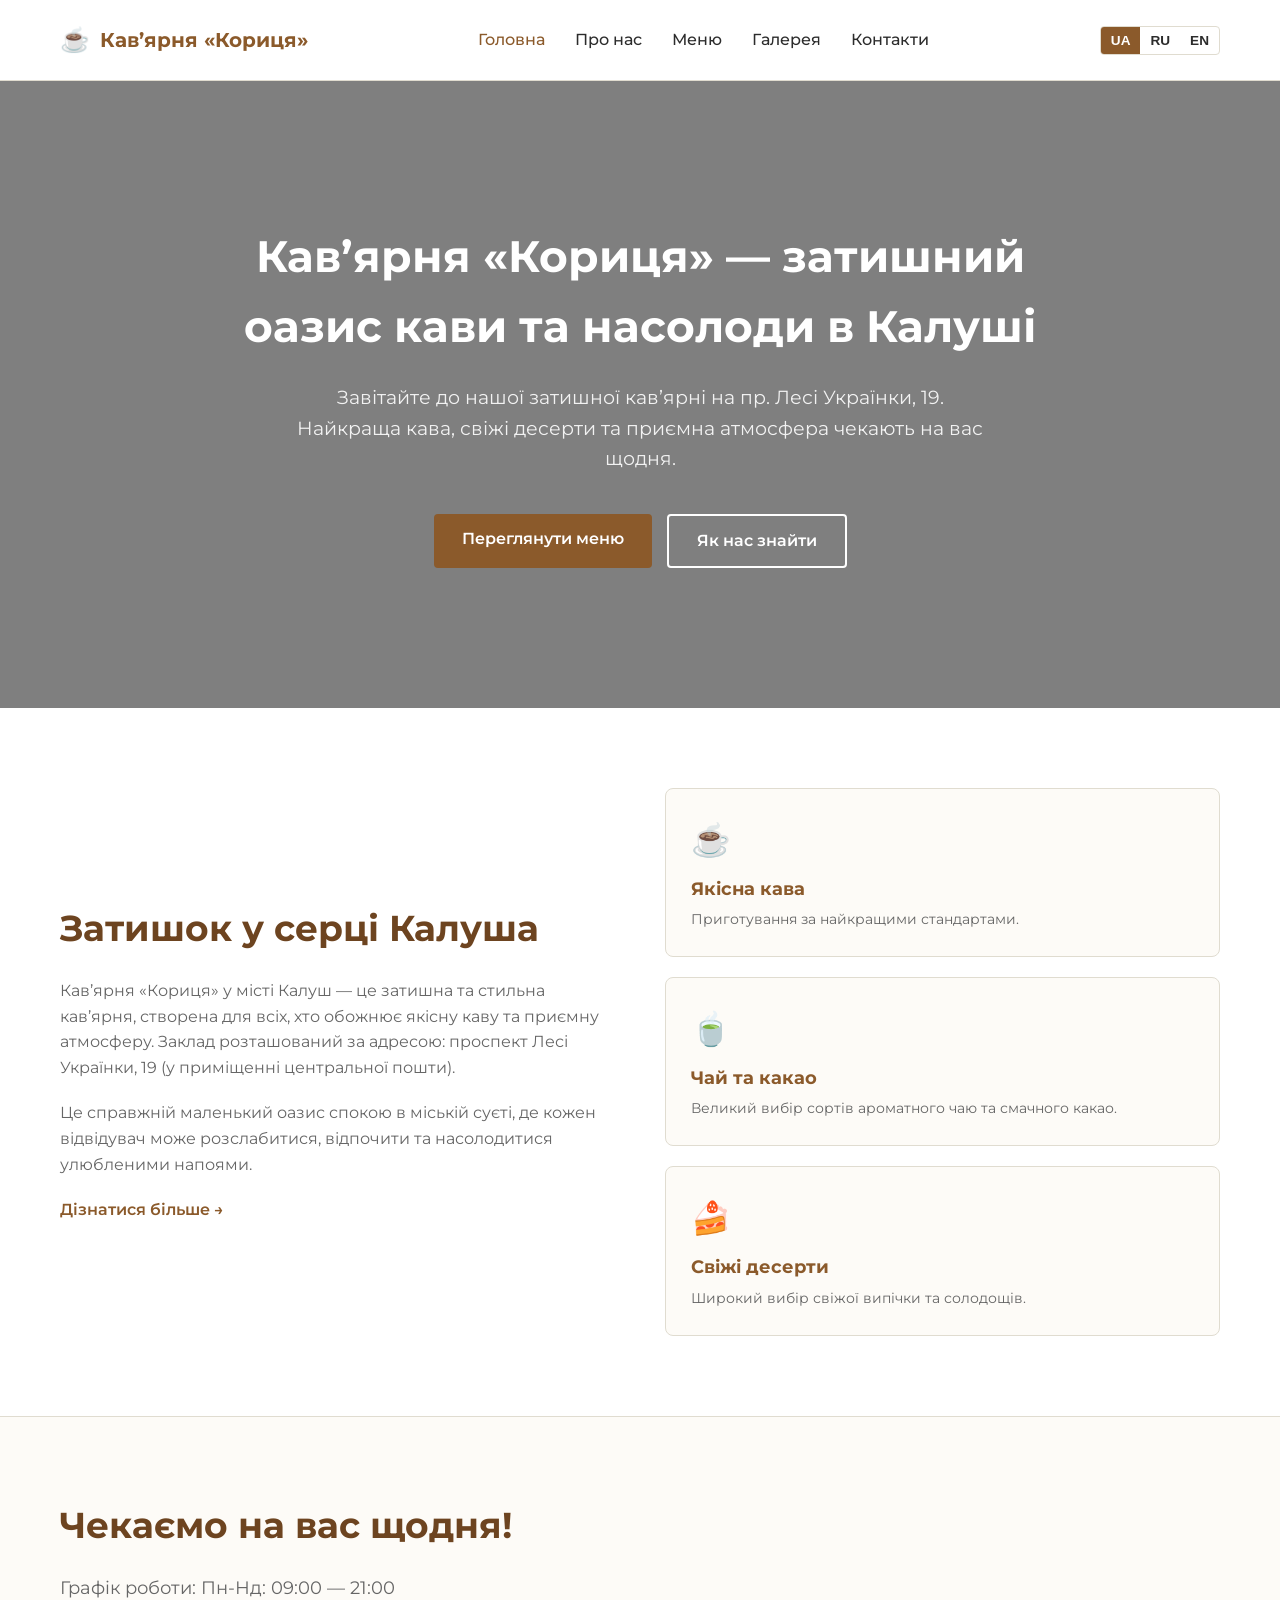
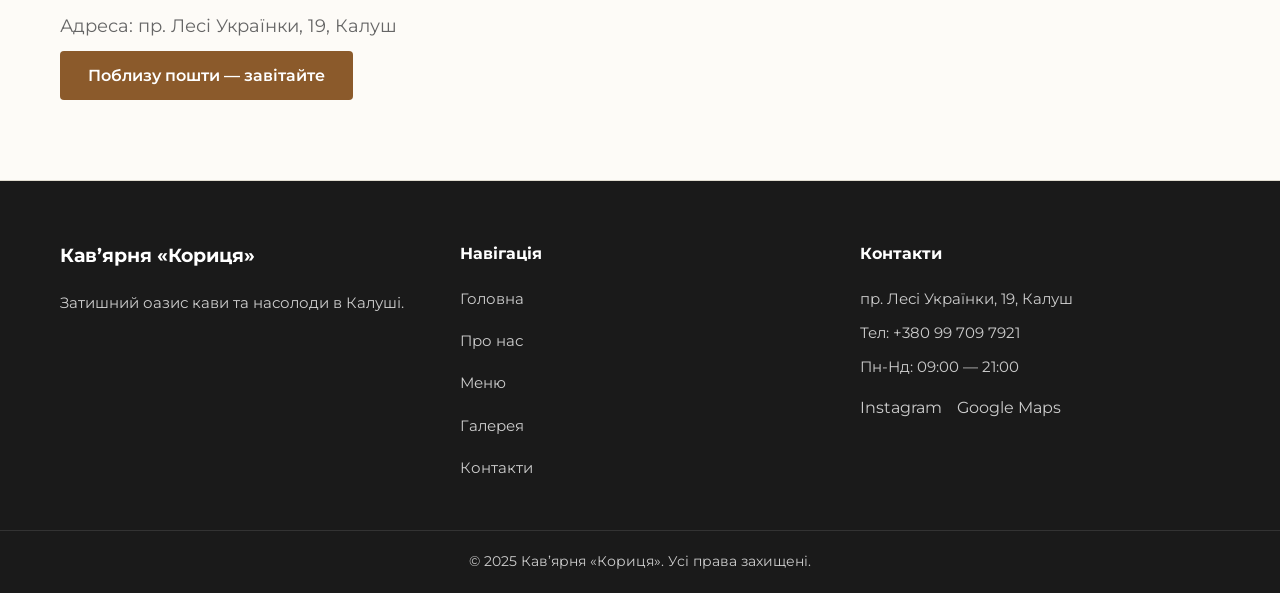
<file: index.html>
<!DOCTYPE html>
<html lang="uk">
<head>
    <meta charset="UTF-8">
    <meta name="viewport" content="width=device-width, initial-scale=1.0">
    <title>Кав’ярня «Кориця» — Калуш</title>
    <link rel="preconnect" href="https://fonts.googleapis.com">
    <link rel="preconnect" href="https://fonts.gstatic.com" crossorigin>
    <link href="https://fonts.googleapis.com/css2?family=Montserrat:wght@400;500;600;700&display=swap" rel="stylesheet">
    <link rel="stylesheet" href="assets/style.css">
</head>
<body>
    <header class="header">
        <div class="container header-container">
            <a href="index.html" class="logo">
                <span class="logo-icon">☕</span>
                <span class="logo-text" data-i18n="brand_name">Кав’ярня «Кориця»</span>
            </a>
            <nav class="nav">
                <ul class="nav-list">
                    <li><a href="index.html" class="nav-link active" data-i18n="nav_home">Головна</a></li>
                    <li><a href="about.html" class="nav-link" data-i18n="nav_about">Про нас</a></li>
                    <li><a href="services.html" class="nav-link" data-i18n="nav_services">Меню</a></li>
                    <li><a href="gallery.html" class="nav-link" data-i18n="nav_gallery">Галерея</a></li>
                    <li><a href="contacts.html" class="nav-link" data-i18n="nav_contacts">Контакти</a></li>
                </ul>
            </nav>
            <div class="header-actions">
                <div class="lang-switcher">
                    <button class="lang-btn active" data-lang="uk">UA</button>
                    <button class="lang-btn" data-lang="ru">RU</button>
                    <button class="lang-btn" data-lang="en">EN</button>
                </div>
                <button class="mobile-menu-btn" aria-label="Menu">
                    <span></span>
                    <span></span>
                    <span></span>
                </button>
            </div>
        </div>
    </header>

    <main>
        <section class="hero">
            <div class="container hero-content">
                <h1 data-i18n="hero_title">Кав’ярня «Кориця» — затишний оазис кави та насолоди в Калуші</h1>
                <p data-i18n="hero_subtitle">Завітайте до нашої затишної кав’ярні на пр. Лесі Українки, 19. Найкраща кава, свіжі десерти та приємна атмосфера чекають на вас щодня.</p>
                <div class="hero-buttons">
                    <a href="services.html" class="btn btn-primary" data-i18n="btn_menu">Переглянути меню</a>
                    <a href="contacts.html" class="btn btn-secondary" data-i18n="btn_contacts">Як нас знайти</a>
                </div>
            </div>
        </section>

        <section class="section about-preview">
            <div class="container grid-2">
                <div class="about-preview-text">
                    <h2 class="section-title" data-i18n="about_preview_title">Затишок у серці Калуша</h2>
                    <p data-i18n="about_preview_p1">Кав’ярня «Кориця» у місті Калуш — це затишна та стильна кав’ярня, створена для всіх, хто обожнює якісну каву та приємну атмосферу. Заклад розташований за адресою: проспект Лесі Українки, 19 (у приміщенні центральної пошти).</p>
                    <p data-i18n="about_preview_p2">Це справжній маленький оазис спокою в міській суєті, де кожен відвідувач може розслабитися, відпочити та насолодитися улюбленими напоями.</p>
                    <a href="about.html" class="read-more-link" data-i18n="read_more">Дізнатися більше &rarr;</a>
                </div>
                <div class="about-preview-features">
                    <div class="feature-card">
                        <div class="feature-icon">☕</div>
                        <h3 data-i18n="feat_coffee_title">Якісна кава</h3>
                        <p data-i18n="feat_coffee_desc">Приготування за найкращими стандартами.</p>
                    </div>
                    <div class="feature-card">
                        <div class="feature-icon">🍵</div>
                        <h3 data-i18n="feat_tea_title">Чай та какао</h3>
                        <p data-i18n="feat_tea_desc">Великий вибір сортів ароматного чаю та смачного какао.</p>
                    </div>
                    <div class="feature-card">
                        <div class="feature-icon">🍰</div>
                        <h3 data-i18n="feat_bakery_title">Свіжі десерти</h3>
                        <p data-i18n="feat_bakery_desc">Широкий вибір свіжої випічки та солодощів.</p>
                    </div>
                </div>
            </div>
        </section>

        <section class="section cta-section">
            <div class="container text-center">
                <h2 class="section-title" data-i18n="cta_title">Чекаємо на вас щодня!</h2>
                <p data-i18n="cta_hours">Графік роботи: Пн-Нд: 09:00 — 21:00</p>
                <p data-i18n="cta_address">Адреса: пр. Лесі Українки, 19, Калуш</p>
                <div class="mt-4">
                    <a href="contacts.html" class="btn btn-primary" data-i18n="btn_visit">Поблизу пошти — завітайте</a>
                </div>
            </div>
        </section>
    </main>

    <footer class="footer">
        <div class="container footer-container">
            <div class="footer-col">
                <h3 data-i18n="brand_name">Кав’ярня «Кориця»</h3>
                <p data-i18n="footer_desc">Затишний оазис кави та насолоди в Калуші.</p>
            </div>
            <div class="footer-col">
                <h4 data-i18n="footer_nav">Навігація</h4>
                <ul>
                    <li><a href="index.html" data-i18n="nav_home">Головна</a></li>
                    <li><a href="about.html" data-i18n="nav_about">Про нас</a></li>
                    <li><a href="services.html" data-i18n="nav_services">Меню</a></li>
                    <li><a href="gallery.html" data-i18n="nav_gallery">Галерея</a></li>
                    <li><a href="contacts.html" data-i18n="nav_contacts">Контакти</a></li>
                </ul>
            </div>
            <div class="footer-col">
                <h4 data-i18n="footer_contacts">Контакти</h4>
                <p data-i18n="footer_addr">пр. Лесі Українки, 19, Калуш</p>
                <p>Тел: <a href="tel:+380997097921">+380 99 709 7921</a></p>
                <p data-i18n="footer_hours">Пн-Нд: 09:00 — 21:00</p>
                <div class="social-links">
                    <a href="https://www.instagram.com/korytsya_kalush/" target="_blank" rel="noopener">Instagram</a>
                    <a href="https://www.google.com/maps/place/%D0%9A%D0%B0%D0%B2'%D1%8F%D1%80%D0%BD%D1%8F+%C2%AB%D0%9A%D0%BE%D1%80%D0%B8%D1%86%D1%8F%C2%BB/@49.0375,24.3575,17z/" target="_blank" rel="noopener">Google Maps</a>
                </div>
            </div>
        </div>
        <div class="footer-bottom">
            <div class="container">
                <p>&copy; 2025 Кав’ярня «Кориця». <span data-i18n="rights">Усі права захищені.</span></p>
            </div>
        </div>
    </footer>

    <script src="assets/script.js"></script>
</body>
</html>
</file>
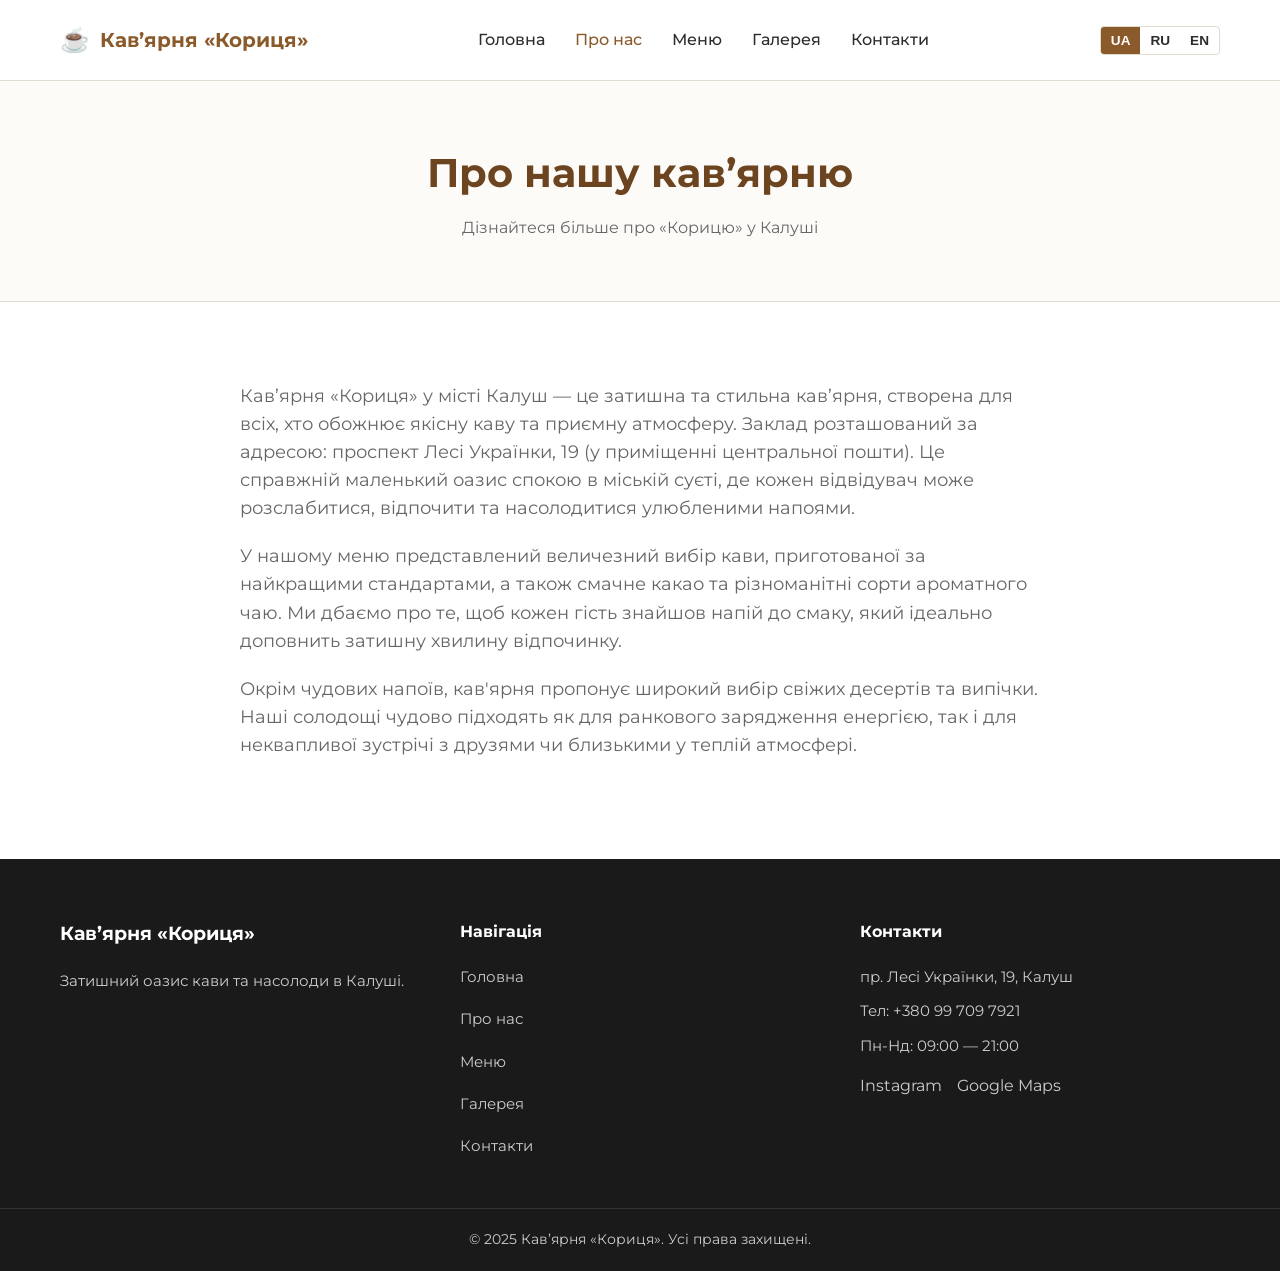
<file: about.html>
<!DOCTYPE html>
<html lang="uk">
<head>
    <meta charset="UTF-8">
    <meta name="viewport" content="width=device-width, initial-scale=1.0">
    <title>Про нас — Кав’ярня «Кориця»</title>
    <link rel="preconnect" href="https://fonts.googleapis.com">
    <link rel="preconnect" href="https://fonts.gstatic.com" crossorigin>
    <link href="https://fonts.googleapis.com/css2?family=Montserrat:wght@400;500;600;700&display=swap" rel="stylesheet">
    <link rel="stylesheet" href="assets/style.css">
</head>
<body>
    <header class="header">
        <div class="container header-container">
            <a href="index.html" class="logo">
                <span class="logo-icon">☕</span>
                <span class="logo-text" data-i18n="brand_name">Кав’ярня «Кориця»</span>
            </a>
            <nav class="nav">
                <ul class="nav-list">
                    <li><a href="index.html" class="nav-link" data-i18n="nav_home">Головна</a></li>
                    <li><a href="about.html" class="nav-link active" data-i18n="nav_about">Про нас</a></li>
                    <li><a href="services.html" class="nav-link" data-i18n="nav_services">Меню</a></li>
                    <li><a href="gallery.html" class="nav-link" data-i18n="nav_gallery">Галерея</a></li>
                    <li><a href="contacts.html" class="nav-link" data-i18n="nav_contacts">Контакти</a></li>
                </ul>
            </nav>
            <div class="header-actions">
                <div class="lang-switcher">
                    <button class="lang-btn active" data-lang="uk">UA</button>
                    <button class="lang-btn" data-lang="ru">RU</button>
                    <button class="lang-btn" data-lang="en">EN</button>
                </div>
                <button class="mobile-menu-btn" aria-label="Menu">
                    <span></span>
                    <span></span>
                    <span></span>
                </button>
            </div>
        </div>
    </header>

    <main>
        <section class="page-header">
            <div class="container">
                <h1 data-i18n="about_page_title">Про нашу кав’ярню</h1>
                <p data-i18n="about_page_subtitle">Дізнайтеся більше про «Корицю» у Калуші</p>
            </div>
        </section>

        <section class="section">
            <div class="container">
                <div class="content-block">
                    <p data-i18n="about_text_1">Кав’ярня «Кориця» у місті Калуш — це затишна та стильна кав’ярня, створена для всіх, хто обожнює якісну каву та приємну атмосферу. Заклад розташований за адресою: проспект Лесі Українки, 19 (у приміщенні центральної пошти). Це справжній маленький оазис спокою в міській суєті, де кожен відвідувач може розслабитися, відпочити та насолодитися улюбленими напоями.</p>
                    <p data-i18n="about_text_2">У нашому меню представлений величезний вибір кави, приготованої за найкращими стандартами, а також смачне какао та різноманітні сорти ароматного чаю. Ми дбаємо про те, щоб кожен гість знайшов напій до смаку, який ідеально доповнить затишну хвилину відпочинку.</p>
                    <p data-i18n="about_text_3">Окрім чудових напоїв, кав'ярня пропонує широкий вибір свіжих десертів та випічки. Наші солодощі чудово підходять як для ранкового зарядження енергією, так і для неквапливої зустрічі з друзями чи близькими у теплій атмосфері.</p>
                </div>
            </div>
        </section>
    </main>

    <footer class="footer">
        <div class="container footer-container">
            <div class="footer-col">
                <h3 data-i18n="brand_name">Кав’ярня «Кориця»</h3>
                <p data-i18n="footer_desc">Затишний оазис кави та насолоди в Калуші.</p>
            </div>
            <div class="footer-col">
                <h4 data-i18n="footer_nav">Навігація</h4>
                <ul>
                    <li><a href="index.html" data-i18n="nav_home">Головна</a></li>
                    <li><a href="about.html" data-i18n="nav_about">Про нас</a></li>
                    <li><a href="services.html" data-i18n="nav_services">Меню</a></li>
                    <li><a href="gallery.html" data-i18n="nav_gallery">Галерея</a></li>
                    <li><a href="contacts.html" data-i18n="nav_contacts">Контакти</a></li>
                </ul>
            </div>
            <div class="footer-col">
                <h4 data-i18n="footer_contacts">Контакти</h4>
                <p data-i18n="footer_addr">пр. Лесі Українки, 19, Калуш</p>
                <p>Тел: <a href="tel:+380997097921">+380 99 709 7921</a></p>
                <p data-i18n="footer_hours">Пн-Нд: 09:00 — 21:00</p>
                <div class="social-links">
                    <a href="https://www.instagram.com/korytsya_kalush/" target="_blank" rel="noopener">Instagram</a>
                    <a href="https://www.google.com/maps/place/%D0%9A%D0%B0%D0%B2'%D1%8F%D1%80%D0%BD%D1%8F+%C2%AB%D0%9A%D0%BE%D1%80%D0%B8%D1%86%D1%8F%C2%BB/@49.0375,24.3575,17z/" target="_blank" rel="noopener">Google Maps</a>
                </div>
            </div>
        </div>
        <div class="footer-bottom">
            <div class="container">
                <p>&copy; 2025 Кав’ярня «Кориця». <span data-i18n="rights">Усі права захищені.</span></p>
            </div>
        </div>
    </footer>

    <script src="assets/script.js"></script>
</body>
</html>
</file>
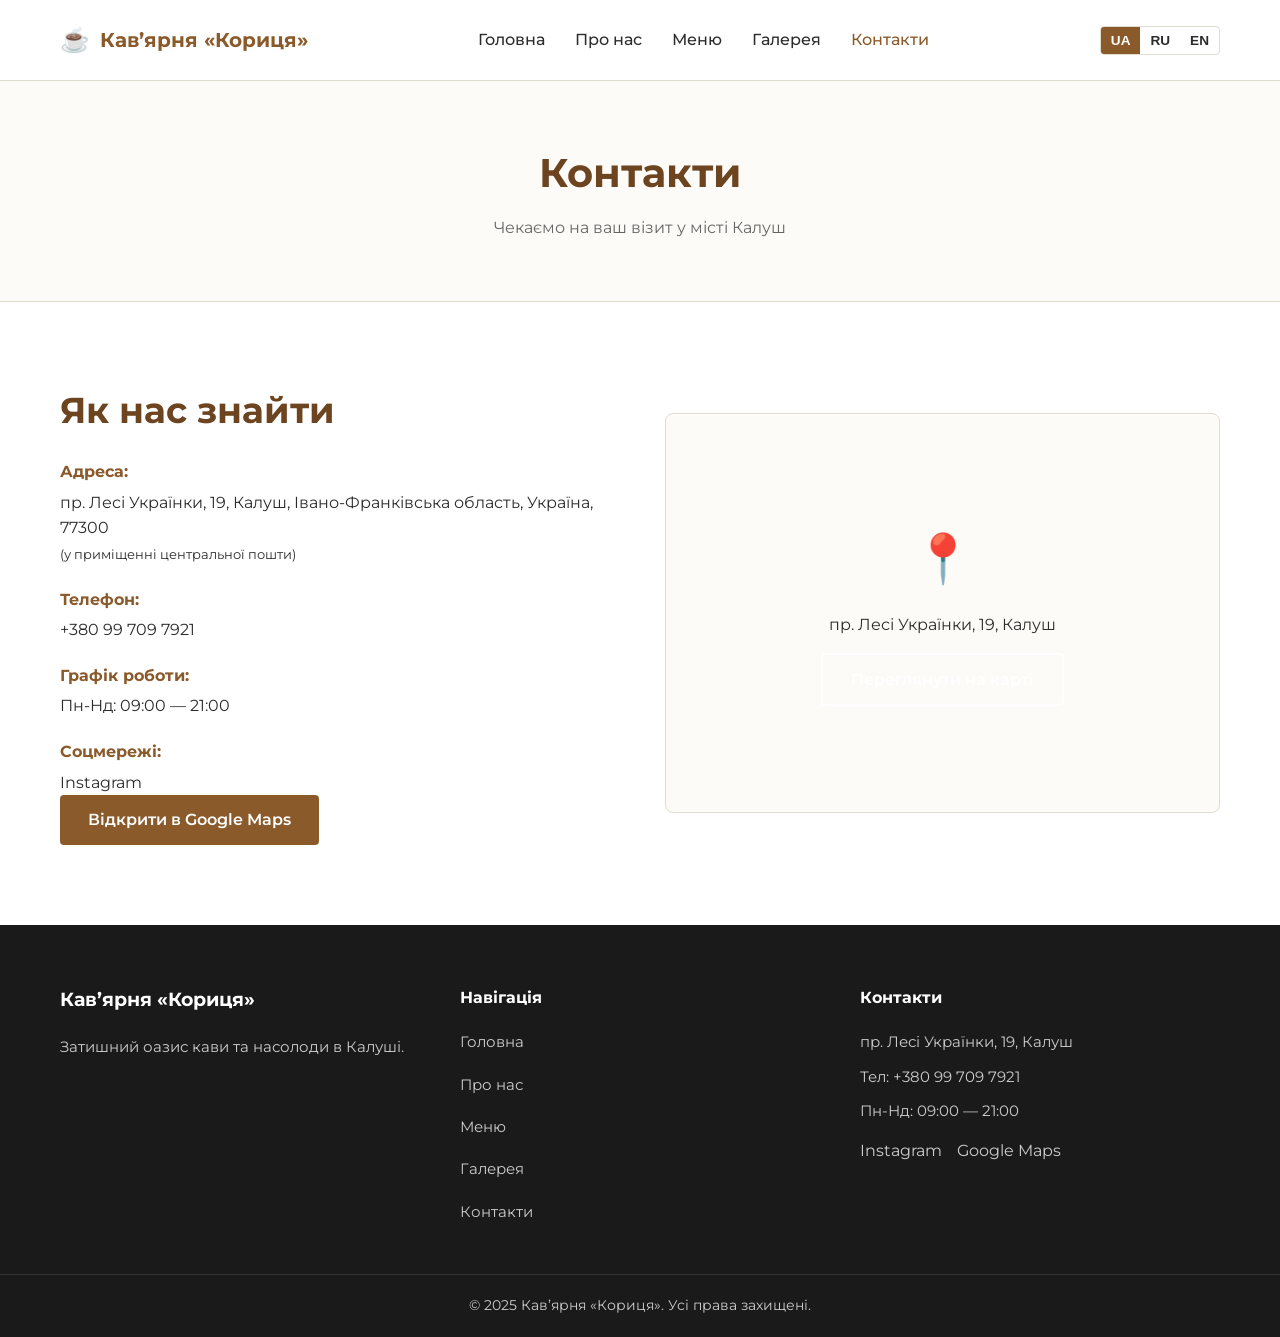
<file: contacts.html>
<!DOCTYPE html>
<html lang="uk">
<head>
    <meta charset="UTF-8">
    <meta name="viewport" content="width=device-width, initial-scale=1.0">
    <title>Контакти — Кав’ярня «Кориця»</title>
    <link rel="preconnect" href="https://fonts.googleapis.com">
    <link rel="preconnect" href="https://fonts.gstatic.com" crossorigin>
    <link href="https://fonts.googleapis.com/css2?family=Montserrat:wght@400;500;600;700&display=swap" rel="stylesheet">
    <link rel="stylesheet" href="assets/style.css">
</head>
<body>
    <header class="header">
        <div class="container header-container">
            <a href="index.html" class="logo">
                <span class="logo-icon">☕</span>
                <span class="logo-text" data-i18n="brand_name">Кав’ярня «Кориця»</span>
            </a>
            <nav class="nav">
                <ul class="nav-list">
                    <li><a href="index.html" class="nav-link" data-i18n="nav_home">Головна</a></li>
                    <li><a href="about.html" class="nav-link" data-i18n="nav_about">Про нас</a></li>
                    <li><a href="services.html" class="nav-link" data-i18n="nav_services">Меню</a></li>
                    <li><a href="gallery.html" class="nav-link" data-i18n="nav_gallery">Галерея</a></li>
                    <li><a href="contacts.html" class="nav-link active" data-i18n="nav_contacts">Контакти</a></li>
                </ul>
            </nav>
            <div class="header-actions">
                <div class="lang-switcher">
                    <button class="lang-btn active" data-lang="uk">UA</button>
                    <button class="lang-btn" data-lang="ru">RU</button>
                    <button class="lang-btn" data-lang="en">EN</button>
                </div>
                <button class="mobile-menu-btn" aria-label="Menu">
                    <span></span>
                    <span></span>
                    <span></span>
                </button>
            </div>
        </div>
    </header>

    <main>
        <section class="page-header">
            <div class="container">
                <h1 data-i18n="contacts_page_title">Контакти</h1>
                <p data-i18n="contacts_page_subtitle">Чекаємо на ваш візит у місті Калуш</p>
            </div>
        </section>

        <section class="section">
            <div class="container grid-2">
                <div class="contacts-info">
                    <h2 class="section-title" data-i18n="contacts_info_title">Як нас знайти</h2>
                    <ul class="contact-list">
                        <li>
                            <strong data-i18n="lbl_address">Адреса:</strong>
                            <span>пр. Лесі Українки, 19, Калуш, Івано-Франківська область, Україна, 77300 <br><small data-i18n="lbl_landmark">(у приміщенні центральної пошти)</small></span>
                        </li>
                        <li>
                            <strong data-i18n="lbl_phone">Телефон:</strong>
                            <span><a href="tel:+380997097921">+380 99 709 7921</a></span>
                        </li>
                        <li>
                            <strong data-i18n="lbl_hours">Графік роботи:</strong>
                            <span data-i18n="lbl_hours_val">Пн-Нд: 09:00 — 21:00</span>
                        </li>
                        <li>
                            <strong data-i18n="lbl_socials">Соцмережі:</strong>
                            <span><a href="https://www.instagram.com/korytsya_kalush/" target="_blank" rel="noopener">Instagram</a></span>
                        </li>
                    </ul>
                    <div class="mt-4">
                        <a href="https://www.google.com/maps/place/%D0%9A%D0%B0%D0%B2'%D1%8F%D1%80%D0%BD%D1%8F+%C2%AB%D0%9A%D0%BE%D1%80%D0%B8%D1%86%D1%8F%C2%BB/@49.0375,24.3575,17z/" target="_blank" rel="noopener" class="btn btn-primary" data-i18n="btn_map">Відкрити в Google Maps</a>
                    </div>
                </div>
                <div class="contacts-map">
                    <div class="map-placeholder">
                        <div class="map-icon">📍</div>
                        <p data-i18n="map_placeholder">пр. Лесі Українки, 19, Калуш</p>
                        <a href="https://www.google.com/maps/place/%D0%9A%D0%B0%D0%B2'%D1%8F%D1%80%D0%BD%D1%8F+%C2%AB%D0%9A%D0%BE%D1%80%D0%B8%D1%86%D1%8F%C2%BB/@49.0375,24.3575,17z/" target="_blank" rel="noopener" class="btn btn-secondary" data-i18n="btn_view_map">Переглянути на карті</a>
                    </div>
                </div>
            </div>
        </section>
    </main>

    <footer class="footer">
        <div class="container footer-container">
            <div class="footer-col">
                <h3 data-i18n="brand_name">Кав’ярня «Кориця»</h3>
                <p data-i18n="footer_desc">Затишний оазис кави та насолоди в Калуші.</p>
            </div>
            <div class="footer-col">
                <h4 data-i18n="footer_nav">Навігація</h4>
                <ul>
                    <li><a href="index.html" data-i18n="nav_home">Головна</a></li>
                    <li><a href="about.html" data-i18n="nav_about">Про нас</a></li>
                    <li><a href="services.html" data-i18n="nav_services">Меню</a></li>
                    <li><a href="gallery.html" data-i18n="nav_gallery">Галерея</a></li>
                    <li><a href="contacts.html" data-i18n="nav_contacts">Контакти</a></li>
                </ul>
            </div>
            <div class="footer-col">
                <h4 data-i18n="footer_contacts">Контакти</h4>
                <p data-i18n="footer_addr">пр. Лесі Українки, 19, Калуш</p>
                <p>Тел: <a href="tel:+380997097921">+380 99 709 7921</a></p>
                <p data-i18n="footer_hours">Пн-Нд: 09:00 — 21:00</p>
                <div class="social-links">
                    <a href="https://www.instagram.com/korytsya_kalush/" target="_blank" rel="noopener">Instagram</a>
                    <a href="https://www.google.com/maps/place/%D0%9A%D0%B0%D0%B2'%D1%8F%D1%80%D0%BD%D1%8F+%C2%AB%D0%9A%D0%BE%D1%80%D0%B8%D1%86%D1%8F%C2%BB/@49.0375,24.3575,17z/" target="_blank" rel="noopener">Google Maps</a>
                </div>
            </div>
        </div>
        <div class="footer-bottom">
            <div class="container">
                <p>&copy; 2025 Кав’ярня «Кориця». <span data-i18n="rights">Усі права захищені.</span></p>
            </div>
        </div>
    </footer>

    <script src="assets/script.js"></script>
</body>
</html>
</file>
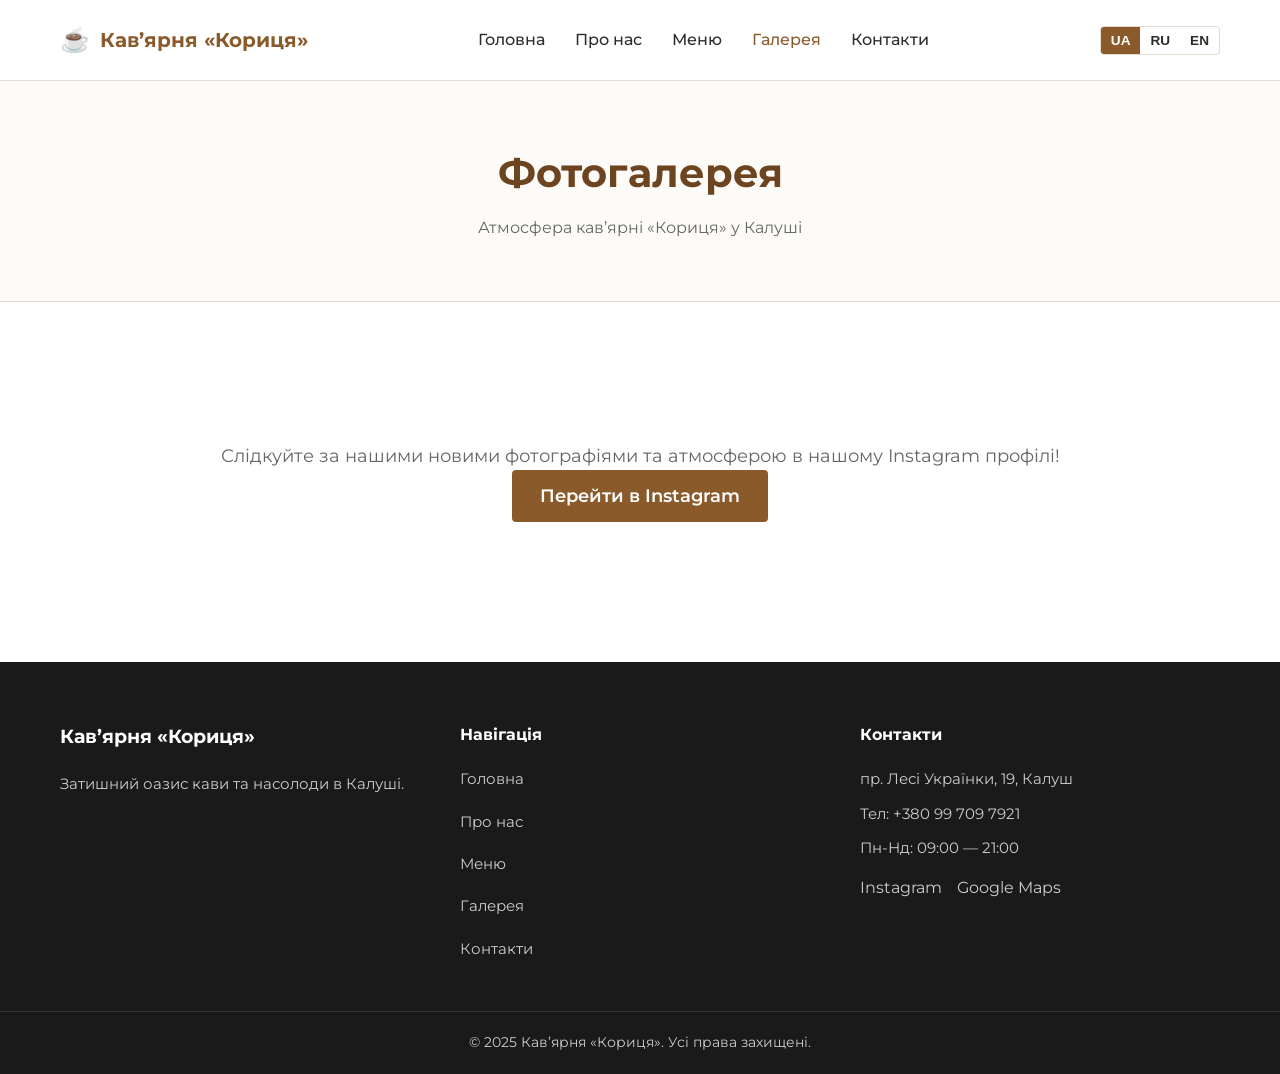
<file: gallery.html>
<!DOCTYPE html>
<html lang="uk">
<head>
    <meta charset="UTF-8">
    <meta name="viewport" content="width=device-width, initial-scale=1.0">
    <title>Галерея — Кав’ярня «Кориця»</title>
    <link rel="preconnect" href="https://fonts.googleapis.com">
    <link rel="preconnect" href="https://fonts.gstatic.com" crossorigin>
    <link href="https://fonts.googleapis.com/css2?family=Montserrat:wght@400;500;600;700&display=swap" rel="stylesheet">
    <link rel="stylesheet" href="assets/style.css">
</head>
<body>
    <header class="header">
        <div class="container header-container">
            <a href="index.html" class="logo">
                <span class="logo-icon">☕</span>
                <span class="logo-text" data-i18n="brand_name">Кав’ярня «Кориця»</span>
            </a>
            <nav class="nav">
                <ul class="nav-list">
                    <li><a href="index.html" class="nav-link" data-i18n="nav_home">Головна</a></li>
                    <li><a href="about.html" class="nav-link" data-i18n="nav_about">Про нас</a></li>
                    <li><a href="services.html" class="nav-link" data-i18n="nav_services">Меню</a></li>
                    <li><a href="gallery.html" class="nav-link active" data-i18n="nav_gallery">Галерея</a></li>
                    <li><a href="contacts.html" class="nav-link" data-i18n="nav_contacts">Контакти</a></li>
                </ul>
            </nav>
            <div class="header-actions">
                <div class="lang-switcher">
                    <button class="lang-btn active" data-lang="uk">UA</button>
                    <button class="lang-btn" data-lang="ru">RU</button>
                    <button class="lang-btn" data-lang="en">EN</button>
                </div>
                <button class="mobile-menu-btn" aria-label="Menu">
                    <span></span>
                    <span></span>
                    <span></span>
                </button>
            </div>
        </div>
    </header>

    <main>
        <section class="page-header">
            <div class="container">
                <h1 data-i18n="gallery_page_title">Фотогалерея</h1>
                <p data-i18n="gallery_page_subtitle">Атмосфера кав’ярні «Кориця» у Калуші</p>
            </div>
        </section>

        <section class="section">
            <div class="container">
                <div class="gallery-empty">
                    <p data-i18n="gallery_empty">Слідкуйте за нашими новими фотографіями та атмосферою в нашому Instagram профілі!</p>
                    <div class="mt-4">
                        <a href="https://www.instagram.com/korytsya_kalush/" target="_blank" rel="noopener" class="btn btn-primary" data-i18n="btn_instagram">Перейти в Instagram</a>
                    </div>
                </div>
            </div>
        </section>
    </main>

    <footer class="footer">
        <div class="container footer-container">
            <div class="footer-col">
                <h3 data-i18n="brand_name">Кав’ярня «Кориця»</h3>
                <p data-i18n="footer_desc">Затишний оазис кави та насолоди в Калуші.</p>
            </div>
            <div class="footer-col">
                <h4 data-i18n="footer_nav">Навігація</h4>
                <ul>
                    <li><a href="index.html" data-i18n="nav_home">Головна</a></li>
                    <li><a href="about.html" data-i18n="nav_about">Про нас</a></li>
                    <li><a href="services.html" data-i18n="nav_services">Меню</a></li>
                    <li><a href="gallery.html" data-i18n="nav_gallery">Галерея</a></li>
                    <li><a href="contacts.html" data-i18n="nav_contacts">Контакти</a></li>
                </ul>
            </div>
            <div class="footer-col">
                <h4 data-i18n="footer_contacts">Контакти</h4>
                <p data-i18n="footer_addr">пр. Лесі Українки, 19, Калуш</p>
                <p>Тел: <a href="tel:+380997097921">+380 99 709 7921</a></p>
                <p data-i18n="footer_hours">Пн-Нд: 09:00 — 21:00</p>
                <div class="social-links">
                    <a href="https://www.instagram.com/korytsya_kalush/" target="_blank" rel="noopener">Instagram</a>
                    <a href="https://www.google.com/maps/place/%D0%9A%D0%B0%D0%B2'%D1%8F%D1%80%D0%BD%D1%8F+%C2%AB%D0%9A%D0%BE%D1%80%D0%B8%D1%86%D1%8F%C2%BB/@49.0375,24.3575,17z/" target="_blank" rel="noopener">Google Maps</a>
                </div>
            </div>
        </div>
        <div class="footer-bottom">
            <div class="container">
                <p>&copy; 2025 Кав’ярня «Кориця». <span data-i18n="rights">Усі права захищені.</span></p>
            </div>
        </div>
    </footer>

    <script src="assets/script.js"></script>
</body>
</html>
</file>
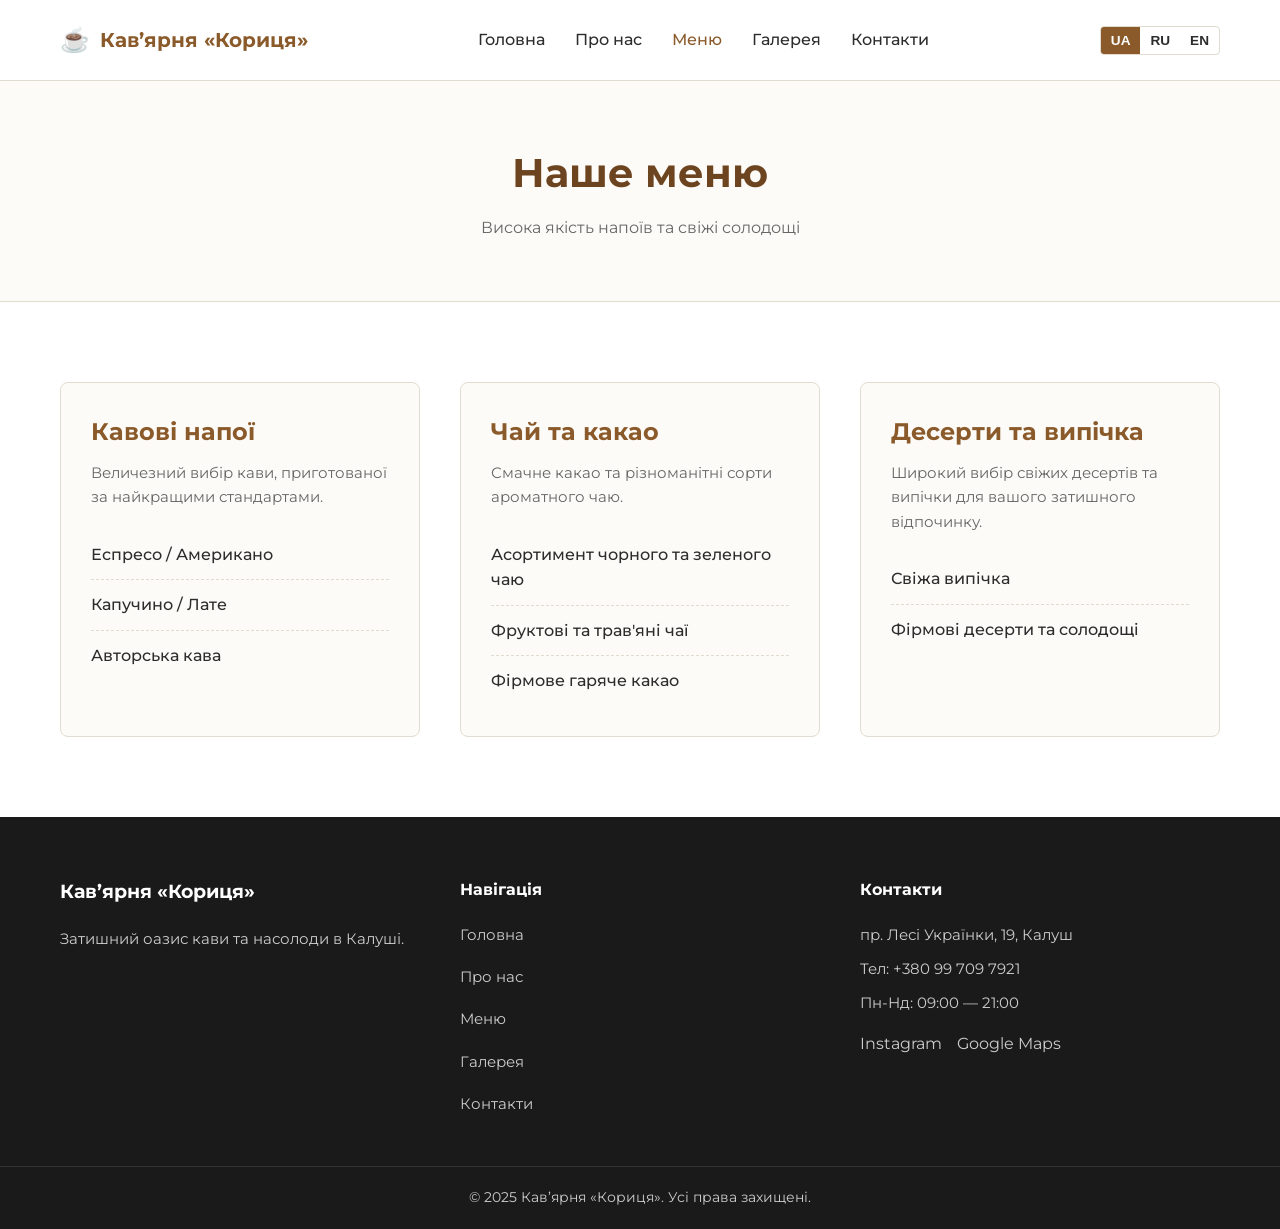
<file: services.html>
<!DOCTYPE html>
<html lang="uk">
<head>
    <meta charset="UTF-8">
    <meta name="viewport" content="width=device-width, initial-scale=1.0">
    <title>Меню — Кав’ярня «Кориця»</title>
    <link rel="preconnect" href="https://fonts.googleapis.com">
    <link rel="preconnect" href="https://fonts.gstatic.com" crossorigin>
    <link href="https://fonts.googleapis.com/css2?family=Montserrat:wght@400;500;600;700&display=swap" rel="stylesheet">
    <link rel="stylesheet" href="assets/style.css">
</head>
<body>
    <header class="header">
        <div class="container header-container">
            <a href="index.html" class="logo">
                <span class="logo-icon">☕</span>
                <span class="logo-text" data-i18n="brand_name">Кав’ярня «Кориця»</span>
            </a>
            <nav class="nav">
                <ul class="nav-list">
                    <li><a href="index.html" class="nav-link" data-i18n="nav_home">Головна</a></li>
                    <li><a href="about.html" class="nav-link" data-i18n="nav_about">Про нас</a></li>
                    <li><a href="services.html" class="nav-link active" data-i18n="nav_services">Меню</a></li>
                    <li><a href="gallery.html" class="nav-link" data-i18n="nav_gallery">Галерея</a></li>
                    <li><a href="contacts.html" class="nav-link" data-i18n="nav_contacts">Контакти</a></li>
                </ul>
            </nav>
            <div class="header-actions">
                <div class="lang-switcher">
                    <button class="lang-btn active" data-lang="uk">UA</button>
                    <button class="lang-btn" data-lang="ru">RU</button>
                    <button class="lang-btn" data-lang="en">EN</button>
                </div>
                <button class="mobile-menu-btn" aria-label="Menu">
                    <span></span>
                    <span></span>
                    <span></span>
                </button>
            </div>
        </div>
    </header>

    <main>
        <section class="page-header">
            <div class="container">
                <h1 data-i18n="menu_page_title">Наше меню</h1>
                <p data-i18n="menu_page_subtitle">Висока якість напоїв та свіжі солодощі</p>
            </div>
        </section>

        <section class="section">
            <div class="container">
                <div class="menu-grid">
                    <div class="menu-category">
                        <h2 data-i18n="cat_coffee">Кавові напої</h2>
                        <p class="cat-desc" data-i18n="cat_coffee_desc">Величезний вибір кави, приготованої за найкращими стандартами.</p>
                        <ul class="menu-items">
                            <li>
                                <span class="item-name">Еспресо / Американо</span>
                                <span class="item-dot"></span>
                            </li>
                            <li>
                                <span class="item-name">Капучино / Лате</span>
                                <span class="item-dot"></span>
                            </li>
                            <li>
                                <span class="item-name">Авторська кава</span>
                                <span class="item-dot"></span>
                            </li>
                        </ul>
                    </div>

                    <div class="menu-category">
                        <h2 data-i18n="cat_tea_cocoa">Чай та какао</h2>
                        <p class="cat-desc" data-i18n="cat_tea_cocoa_desc">Смачне какао та різноманітні сорти ароматного чаю.</p>
                        <ul class="menu-items">
                            <li>
                                <span class="item-name">Асортимент чорного та зеленого чаю</span>
                                <span class="item-dot"></span>
                            </li>
                            <li>
                                <span class="item-name">Фруктові та трав'яні чаї</span>
                                <span class="item-dot"></span>
                            </li>
                            <li>
                                <span class="item-name">Фірмове гаряче какао</span>
                                <span class="item-dot"></span>
                            </li>
                        </ul>
                    </div>

                    <div class="menu-category">
                        <h2 data-i18n="cat_desserts">Десерти та випічка</h2>
                        <p class="cat-desc" data-i18n="cat_desserts_desc">Широкий вибір свіжих десертів та випічки для вашого затишного відпочинку.</p>
                        <ul class="menu-items">
                            <li>
                                <span class="item-name">Свіжа випічка</span>
                                <span class="item-dot"></span>
                            </li>
                            <li>
                                <span class="item-name">Фірмові десерти та солодощі</span>
                                <span class="item-dot"></span>
                            </li>
                        </ul>
                    </div>
                </div>
            </div>
        </section>
    </main>

    <footer class="footer">
        <div class="container footer-container">
            <div class="footer-col">
                <h3 data-i18n="brand_name">Кав’ярня «Кориця»</h3>
                <p data-i18n="footer_desc">Затишний оазис кави та насолоди в Калуші.</p>
            </div>
            <div class="footer-col">
                <h4 data-i18n="footer_nav">Навігація</h4>
                <ul>
                    <li><a href="index.html" data-i18n="nav_home">Головна</a></li>
                    <li><a href="about.html" data-i18n="nav_about">Про нас</a></li>
                    <li><a href="services.html" data-i18n="nav_services">Меню</a></li>
                    <li><a href="gallery.html" data-i18n="nav_gallery">Галерея</a></li>
                    <li><a href="contacts.html" data-i18n="nav_contacts">Контакти</a></li>
                </ul>
            </div>
            <div class="footer-col">
                <h4 data-i18n="footer_contacts">Контакти</h4>
                <p data-i18n="footer_addr">пр. Лесі Українки, 19, Калуш</p>
                <p>Тел: <a href="tel:+380997097921">+380 99 709 7921</a></p>
                <p data-i18n="footer_hours">Пн-Нд: 09:00 — 21:00</p>
                <div class="social-links">
                    <a href="https://www.instagram.com/korytsya_kalush/" target="_blank" rel="noopener">Instagram</a>
                    <a href="https://www.google.com/maps/place/%D0%9A%D0%B0%D0%B2'%D1%8F%D1%80%D0%BD%D1%8F+%C2%AB%D0%9A%D0%BE%D1%80%D0%B8%D1%86%D1%8F%C2%BB/@49.0375,24.3575,17z/" target="_blank" rel="noopener">Google Maps</a>
                </div>
            </div>
        </div>
        <div class="footer-bottom">
            <div class="container">
                <p>&copy; 2025 Кав’ярня «Кориця». <span data-i18n="rights">Усі права захищені.</span></p>
            </div>
        </div>
    </footer>

    <script src="assets/script.js"></script>
</body>
</html>
</file>
<file: assets/style.css>
:root {
    --primary: #8B5A2B;
    --primary-dark: #6D4420;
    --secondary: #D2B48C;
    --accent: #EFEBE9;
    --text: #2C2C2C;
    --text-light: #666666;
    --bg: #FFFFFF;
    --bg-alt: #FDFBF7;
    --border: #E0DCD0;
    --transition: all 0.3s ease;
}

* {
    box-sizing: border-box;
    margin: 0;
    padding: 0;
}

body {
    font-family: 'Montserrat', sans-serif;
    color: var(--text);
    background-color: var(--bg);
    line-height: 1.6;
}

.container {
    max-width: 1200px;
    margin: 0 auto;
    padding: 0 20px;
}

a {
    color: inherit;
    text-decoration: none;
    transition: var(--transition);
}

ul {
    list-style: none;
}

/* Header */
.header {
    background-color: var(--bg);
    border-bottom: 1px solid var(--border);
    position: sticky;
    top: 0;
    z-index: 1000;
}

.header-container {
    display: flex;
    align-items: center;
    justify-content: space-between;
    height: 80px;
}

.logo {
    display: flex;
    align-items: center;
    gap: 10px;
    font-weight: 700;
    font-size: 1.25rem;
    color: var(--primary);
}

.logo-icon {
    font-size: 1.5rem;
}

.nav-list {
    display: flex;
    gap: 30px;
}

.nav-link {
    font-weight: 500;
    color: var(--text);
    position: pointer;
}

.nav-link:hover,
.nav-link.active {
    color: var(--primary);
}

.header-actions {
    display: flex;
    align-items: center;
    gap: 20px;
}

.lang-switcher {
    display: flex;
    border: 1px solid var(--border);
    border-radius: 4px;
    overflow: hidden;
}

.lang-btn {
    background: none;
    border: none;
    padding: 6px 10px;
    font-size: 0.85rem;
    font-weight: 600;
    cursor: pointer;
    color: var(--text);
    transition: var(--transition);
}

.lang-btn.active,
.lang-btn:hover {
    background-color: var(--primary);
    color: white;
}

.mobile-menu-btn {
    display: none;
    background: none;
    border: none;
    cursor: pointer;
    flex-direction: column;
    gap: 5px;
}

.mobile-menu-btn span {
    display: block;
    width: 25px;
    height: 3px;
    background-color: var(--text);
    transition: var(--transition);
}

/* Hero */
.hero {
    background: linear-gradient(rgba(0,0,0,0.5), rgba(0,0,0,0.5)), url('https://images.unsplash.com/photo-1501339847302-ac426a4a7cbb?auto=format&fit=crop&w=1920&q=80') center/cover no-repeat;
    color: white;
    padding: 140px 0;
    text-align: center;
}

.hero-content h1 {
    font-size: 2.75rem;
    font-weight: 700;
    margin-bottom: 20px;
    max-width: 900px;
    margin-left: auto;
    margin-right: auto;
}

.hero-content p {
    font-size: 1.2rem;
    margin-bottom: 40px;
    max-width: 700px;
    margin-left: auto;
    margin-right: auto;
    opacity: 0.9;
}

.hero-buttons {
    display: flex;
    justify-content: center;
    gap: 15px;
}

/* Buttons */
.btn {
    display: inline-block;
    padding: 12px 28px;
    border-radius: 4px;
    font-weight: 600;
    text-align: center;
    cursor: pointer;
    transition: var(--transition);
}

.btn-primary {
    background-color: var(--primary);
    color: white;
}

.btn-primary:hover {
    background-color: var(--primary-dark);
}

.btn-secondary {
    background-color: transparent;
    color: white;
    border: 2px solid white;
}

.btn-secondary:hover {
    background-color: white;
    color: var(--text);
}

/* Sections */
.section {
    padding: 80px 0;
}

.section-title {
    font-size: 2.25rem;
    font-weight: 700;
    margin-bottom: 20px;
    color: var(--primary-dark);
}

.grid-2 {
    display: grid;
    grid-template-columns: 1fr 1fr;
    gap: 50px;
    align-items: center;
}

.about-preview-text p {
    margin-bottom: 20px;
    color: var(--text-light);
}

.read-more-link {
    color: var(--primary);
    font-weight: 600;
}

.read-more-link:hover {
    text-decoration: underline;
}

.about-preview-features {
    display: flex;
    flex-direction: column;
    gap: 20px;
}

.feature-card {
    background-color: var(--bg-alt);
    padding: 25px;
    border-radius: 8px;
    border: 1px solid var(--border);
}

.feature-icon {
    font-size: 2rem;
    margin-bottom: 10px;
}

.feature-card h3 {
    font-size: 1.1rem;
    margin-bottom: 5px;
    color: var(--primary);
}

.feature-card p {
    font-size: 0.9rem;
    color: var(--text-light);
}

.cta-section {
    background-color: var(--bg-alt);
    border-top: 1px solid var(--border);
    border-bottom: 1px solid var(--border);
}

.cta-section p {
    font-size: 1.1rem;
    color: var(--text-light);
    margin-bottom: 10px;
}

/* Page Header */
.page-header {
    background-color: var(--bg-alt);
    padding: 60px 0;
    text-align: center;
    border-bottom: 1px solid var(--border);
}

.page-header h1 {
    font-size: 2.5rem;
    color: var(--primary-dark);
    margin-bottom: 10px;
}

.page-header p {
    color: var(--text-light);
}

.content-block {
    max-width: 800px;
    margin: 0 auto;
}

.content-block p {
    margin-bottom: 20px;
    font-size: 1.1rem;
    color: var(--text-light);
}

/* Menu */
.menu-grid {
    display: grid;
    grid-template-columns: repeat(auto-fit, minmax(320px, 1fr));
    gap: 40px;
}

.menu-category {
    background-color: var(--bg-alt);
    padding: 30px;
    border-radius: 8px;
    border: 1px solid var(--border);
}

.menu-category h2 {
    color: var(--primary);
    font-size: 1.5rem;
    margin-bottom: 10px;
}

.cat-desc {
    font-size: 0.95rem;
    color: var(--text-light);
    margin-bottom: 20px;
}

.menu-items li {
    padding: 12px 0;
    border-bottom: 1px dashed var(--border);
    display: flex;
    justify-content: space-between;
    align-items: center;
}

.menu-items li:last-child {
    border-bottom: none;
}

.item-name {
    font-weight: 500;
}

/* Gallery */
.gallery-empty {
    text-align: center;
    padding: 60px 0;
    color: var(--text-light);
    font-size: 1.1rem;
}

/* Contacts */
.contact-list {
    display: flex;
    flex-direction: column;
    gap: 20px;
    margin-top: 20px;
}

.contact-list li {
    display: flex;
    flex-direction: column;
    gap: 5px;
}

.contact-list strong {
    color: var(--primary);
}

.contacts-map {
    background-color: var(--bg-alt);
    border-radius: 8px;
    border: 1px solid var(--border);
    height: 400px;
    display: flex;
    align-items: center;
    justify-content: center;
    text-align: center;
    padding: 20px;
}

.map-placeholder {
    display: flex;
    flex-direction: column;
    align-items: center;
    gap: 15px;
}

.map-icon {
    font-size: 3rem;
}

/* Footer */
.footer {
    background-color: #1A1A1A;
    color: #CCCCCC;
    padding: 60px 0 20px;
}

.footer-container {
    display: grid;
    grid-template-columns: repeat(auto-fit, minmax(250px, 1fr));
    gap: 40px;
    margin-bottom: 40px;
}

.footer-col h3,
.footer-col h4 {
    color: white;
    margin-bottom: 20px;
}

.footer-col p,
.footer-col li {
    margin-bottom: 10px;
    font-size: 0.95rem;
}

.footer-col ul {
    display: flex;
    flex-direction: column;
    gap: 8px;
}

.footer-col a:hover {
    color: var(--secondary);
}

.social-links {
    display: flex;
    gap: 15px;
    margin-top: 15px;
}

.footer-bottom {
    border-top: 1px solid #333333;
    padding-top: 20px;
    text-align: center;
    font-size: 0.85rem;
}

/* Responsive */
@media (max-width: 900px) {
    .grid-2 {
        grid-template-columns: 1fr;
    }
    
    .nav {
        position: fixed;
        top: 80px;
        left: -100%;
        width: 100%;
        height: calc(100vh - 80px);
        background-color: var(--bg);
        flex-direction: column;
        padding: 40px;
        transition: var(--transition);
        border-top: 1px solid var(--border);
    }
    
    .nav.active {
        left: 0;
    }

    .nav-list {
        flex-direction: column;
        gap: 20px;
        font-size: 1.2rem;
    }

    .mobile-menu-btn {
        display: flex;
    }

    .hero-content h1 {
        font-size: 2rem;
    }
}
</file>
